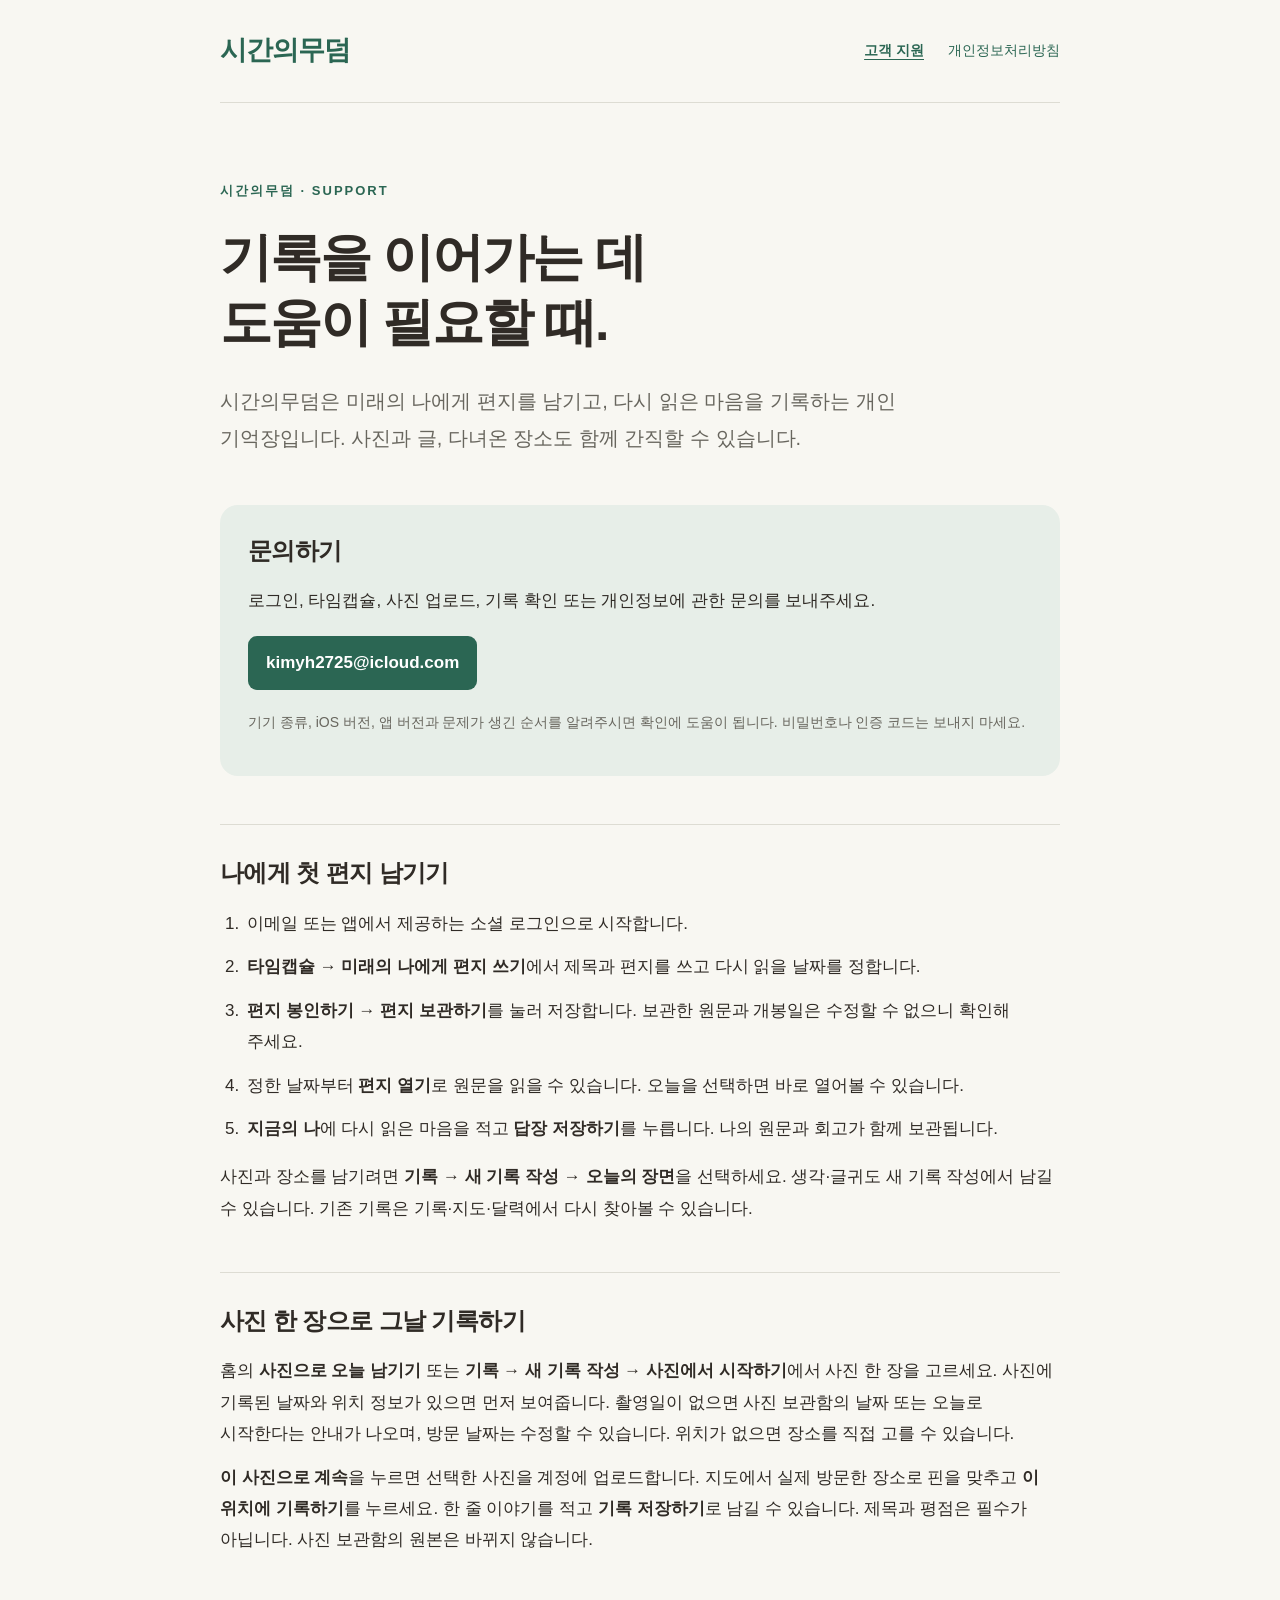
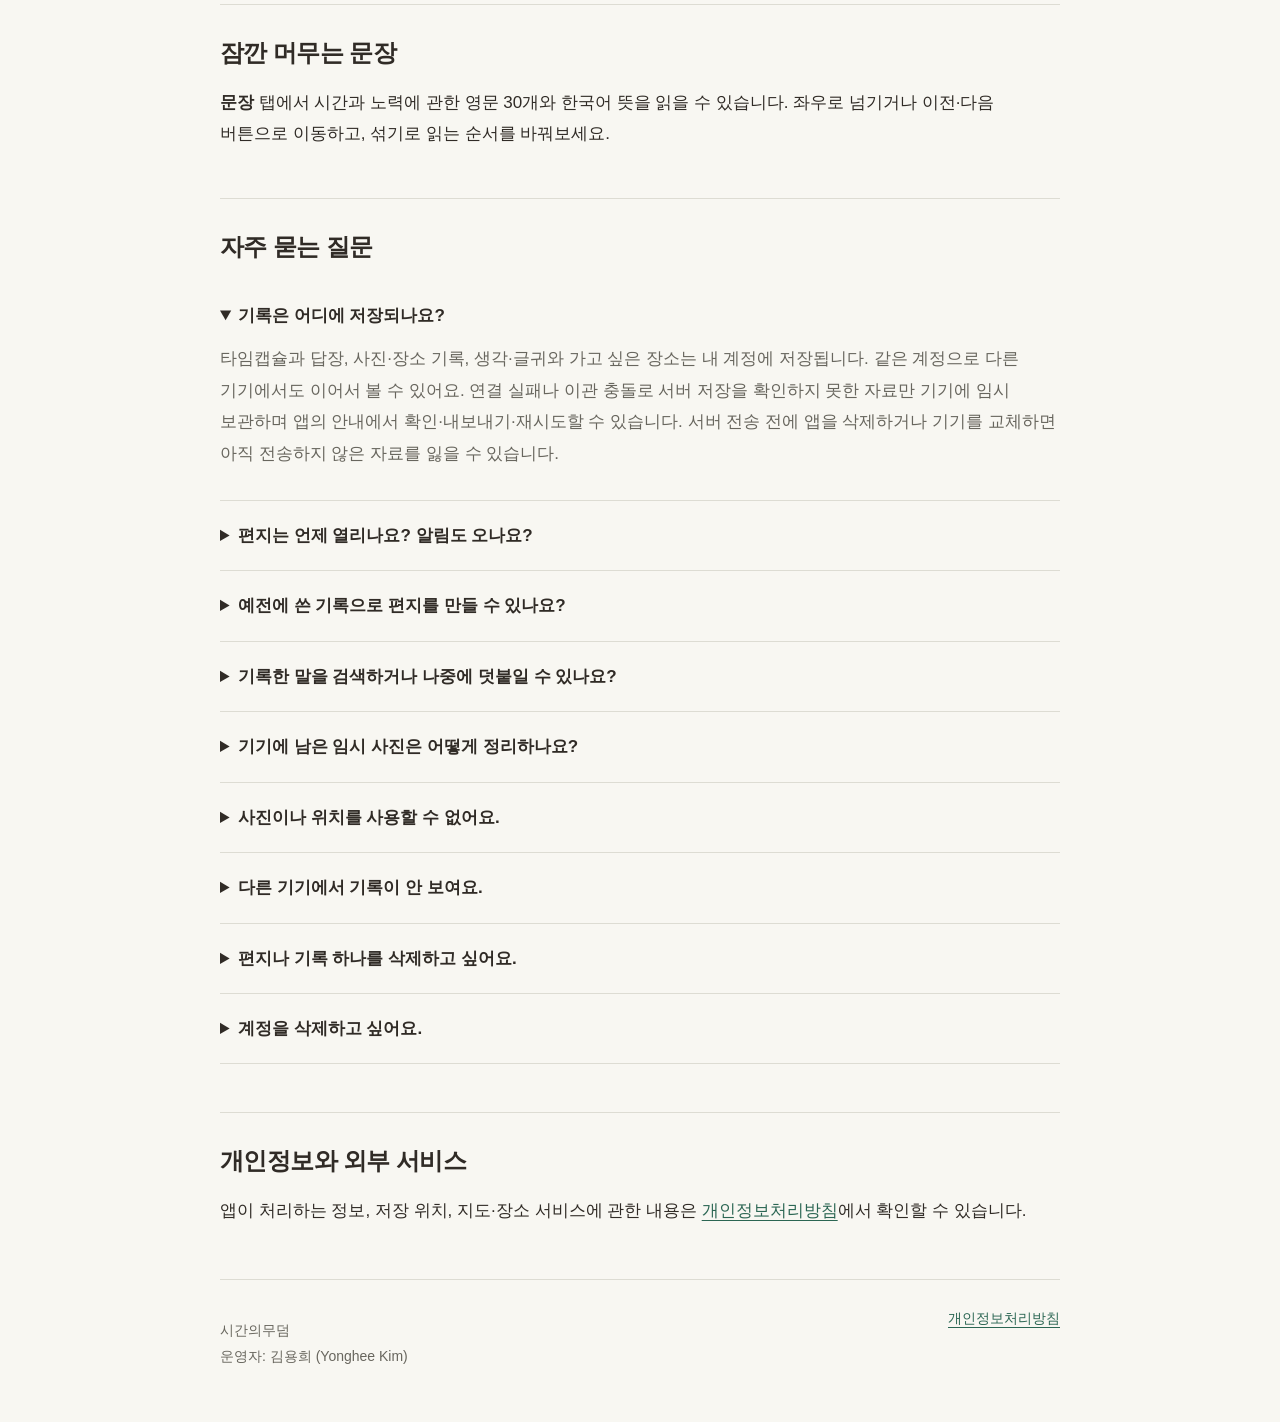
<file: index.html>
<!doctype html>
<html lang="ko">
<head>
  <meta charset="utf-8">
  <meta name="viewport" content="width=device-width, initial-scale=1">
  <meta name="description" content="시간의무덤의 타임캡슐, 개인 기록, 계정과 저장 정보에 관한 사용 안내입니다.">
  <title>시간의무덤 · 고객 지원</title>
  <link rel="stylesheet" href="style.css">
</head>
<body>
  <header><a class="brand" href="./">시간의무덤</a><nav aria-label="주 메뉴"><a href="./" aria-current="page">고객 지원</a><a href="privacy.html">개인정보처리방침</a></nav></header>
  <main>
    <p class="eyebrow">시간의무덤 · SUPPORT</p>
    <h1>기록을 이어가는 데<br>도움이 필요할 때.</h1>
    <p class="lead">시간의무덤은 미래의 나에게 편지를 남기고, 다시 읽은 마음을 기록하는 개인 기억장입니다. 사진과 글, 다녀온 장소도 함께 간직할 수 있습니다.</p>
    <section class="contact"><h2>문의하기</h2><p>로그인, 타임캡슐, 사진 업로드, 기록 확인 또는 개인정보에 관한 문의를 보내주세요.</p><a class="button" href="mailto:kimyh2725@icloud.com">kimyh2725@icloud.com</a><p class="small">기기 종류, iOS 버전, 앱 버전과 문제가 생긴 순서를 알려주시면 확인에 도움이 됩니다. 비밀번호나 인증 코드는 보내지 마세요.</p></section>
    <section><h2>나에게 첫 편지 남기기</h2><ol><li>이메일 또는 앱에서 제공하는 소셜 로그인으로 시작합니다.</li><li><strong>타임캡슐 → 미래의 나에게 편지 쓰기</strong>에서 제목과 편지를 쓰고 다시 읽을 날짜를 정합니다.</li><li><strong>편지 봉인하기 → 편지 보관하기</strong>를 눌러 저장합니다. 보관한 원문과 개봉일은 수정할 수 없으니 확인해 주세요.</li><li>정한 날짜부터 <strong>편지 열기</strong>로 원문을 읽을 수 있습니다. 오늘을 선택하면 바로 열어볼 수 있습니다.</li><li><strong>지금의 나</strong>에 다시 읽은 마음을 적고 <strong>답장 저장하기</strong>를 누릅니다. 나의 원문과 회고가 함께 보관됩니다.</li></ol><p>사진과 장소를 남기려면 <strong>기록 → 새 기록 작성 → 오늘의 장면</strong>을 선택하세요. 생각·글귀도 새 기록 작성에서 남길 수 있습니다. 기존 기록은 기록·지도·달력에서 다시 찾아볼 수 있습니다.</p></section>
    <section><h2>사진 한 장으로 그날 기록하기</h2><p>홈의 <strong>사진으로 오늘 남기기</strong> 또는 <strong>기록 → 새 기록 작성 → 사진에서 시작하기</strong>에서 사진 한 장을 고르세요. 사진에 기록된 날짜와 위치 정보가 있으면 먼저 보여줍니다. 촬영일이 없으면 사진 보관함의 날짜 또는 오늘로 시작한다는 안내가 나오며, 방문 날짜는 수정할 수 있습니다. 위치가 없으면 장소를 직접 고를 수 있습니다.</p><p><strong>이 사진으로 계속</strong>을 누르면 선택한 사진을 계정에 업로드합니다. 지도에서 실제 방문한 장소로 핀을 맞추고 <strong>이 위치에 기록하기</strong>를 누르세요. 한 줄 이야기를 적고 <strong>기록 저장하기</strong>로 남길 수 있습니다. 제목과 평점은 필수가 아닙니다. 사진 보관함의 원본은 바뀌지 않습니다.</p></section>
    <section><h2>잠깐 머무는 문장</h2><p><strong>문장</strong> 탭에서 시간과 노력에 관한 영문 30개와 한국어 뜻을 읽을 수 있습니다. 좌우로 넘기거나 이전·다음 버튼으로 이동하고, 섞기로 읽는 순서를 바꿔보세요.</p></section>
    <section><h2>자주 묻는 질문</h2>
      <details open><summary>기록은 어디에 저장되나요?</summary><p>타임캡슐과 답장, 사진·장소 기록, 생각·글귀와 가고 싶은 장소는 내 계정에 저장됩니다. 같은 계정으로 다른 기기에서도 이어서 볼 수 있어요. 연결 실패나 이관 충돌로 서버 저장을 확인하지 못한 자료만 기기에 임시 보관하며 앱의 안내에서 확인·내보내기·재시도할 수 있습니다. 서버 전송 전에 앱을 삭제하거나 기기를 교체하면 아직 전송하지 않은 자료를 잃을 수 있습니다.</p></details>
      <details><summary>편지는 언제 열리나요? 알림도 오나요?</summary><p>기기에 설정된 날짜가 정한 개봉일이 되면 보관함에서 직접 편지를 열 수 있습니다. 그 전에는 제목과 날짜만 표시하고 본문은 보여주지 않습니다. 자동 알림이나 이메일 발송 기능은 제공하지 않습니다. 개봉일은 다시 읽을 때를 정하는 기능이며, 기기 날짜 변경을 막거나 특정 날짜까지 암호로 잠그는 보안 기능은 아닙니다.</p></details>
      <details><summary>예전에 쓴 기록으로 편지를 만들 수 있나요?</summary><p>타임캡슐의 <strong>남겨둔 기억에서 시작하기</strong>에서 기존 기록을 찾아보세요. 장소 기록 상세의 <strong>이 기억을 미래로 보내기</strong>, 생각·글귀 상세의 <strong>이 글을 미래로 보내기</strong>로 편지 초안을 만들 수 있습니다. 내용을 확인·수정하고 열 날짜를 정한 뒤 보관을 확정합니다. 장소에서 가져온 편지를 열면 <strong>이날의 사진과 장소 보기</strong>로 원래 기록에 돌아갈 수 있습니다. 사진은 원래 기록에 있고 편지로 복사되거나 봉인되지 않습니다. 편지와 원래 기록은 별도로 보관되므로 하나를 삭제해도 다른 하나가 함께 삭제되지는 않습니다. 원래 기록을 삭제했다면 사진·장소 링크는 더 이상 열 수 없습니다.</p></details>
      <details><summary>기록한 말을 검색하거나 나중에 덧붙일 수 있나요?</summary><p><strong>기록</strong>에서 장소 기록의 제목·내용·주소와 생각·글귀의 내용·출처로 검색할 수 있습니다. 장소 기록 상세에서 수정하면 나중에 이야기를 덧붙일 수 있습니다. 장소 이야기의 한도는 6,000자이며, 넘긴 글은 자동으로 자르지 않고 분량을 줄이도록 안내합니다.</p></details>
      <details><summary>기기에 남은 임시 사진은 어떻게 정리하나요?</summary><p>iPhone 앱의 <strong>마이 → 임시 사진 정리</strong>는 사진을 선택·편집하면서 만든 임시 파일을 정리합니다. 휴대폰 사진 보관함의 원본과 계정 서버에 저장된 사진·기록은 삭제하지 않습니다. 화면에 표시된 사진의 모든 캐시나 앱 전체 저장 공간을 비우는 기능은 아닙니다.</p></details>
      <details><summary>사진이나 위치를 사용할 수 없어요.</summary><p>iPhone 설정에서 앱의 사진·위치 접근 권한을 확인해 주세요. 위치 권한을 허용하지 않아도 장소를 검색하거나 지도에서 직접 선택할 수 있습니다. 로그인, 장소 검색과 서버에 저장된 기록 확인에는 인터넷 연결이 필요합니다.</p></details>
      <details><summary>다른 기기에서 기록이 안 보여요.</summary><p>같은 로그인 방식과 계정인지 확인하고 기록 화면을 새로고침해 주세요. Apple의 이메일 가리기 계정은 평소 이메일 계정과 다를 수 있습니다. 예전 기기에만 있는 자료는 그 기기에서 새 앱을 열어 서버 이관을 완료해야 합니다. 전송 대기 안내가 있다면 내용을 확인하고 다시 시도해 주세요.</p></details>
      <details><summary>편지나 기록 하나를 삭제하고 싶어요.</summary><p>타임캡슐 상세의 <strong>편지 삭제</strong>는 계정에 저장한 원문과 답장을 함께 지웁니다. 다른 기기에도 다시 조회할 때 반영됩니다. 장소 기록·생각·글귀는 해당 상세 화면에서, 가고 싶은 장소는 지도 안 목록에서 삭제할 수 있습니다. 구버전의 예전 백업 사본은 계정 삭제 시 함께 정리됩니다.</p></details>
      <details><summary>계정을 삭제하고 싶어요.</summary><p><strong>마이 → 계정 삭제 → 계정 삭제하기 → 영구 삭제</strong>에서 진행합니다. 계정과 프로필, 사진·장소 기록, 북마크, 타임캡슐·답장·예전 백업, 생각·글귀·가고 싶은 장소를 서버에서 삭제하고 요청한 기기의 전송 대기 자료를 정리합니다. 휴대폰 사진 보관함의 원본은 유지됩니다. 다른 기기에 아직 전송하지 않은 예전 자료는 해당 기기에서도 정리해주세요. 처리 중 오류는 앱에서 재시도하거나 문의 이메일로 연락해 주세요.</p></details>
    </section>
    <section><h2>개인정보와 외부 서비스</h2><p>앱이 처리하는 정보, 저장 위치, 지도·장소 서비스에 관한 내용은 <a href="privacy.html">개인정보처리방침</a>에서 확인할 수 있습니다.</p></section>
  </main>
  <footer><p>시간의무덤<br>운영자: 김용희 (Yonghee Kim)</p><a href="privacy.html">개인정보처리방침</a></footer>
</body>
</html>
</file>
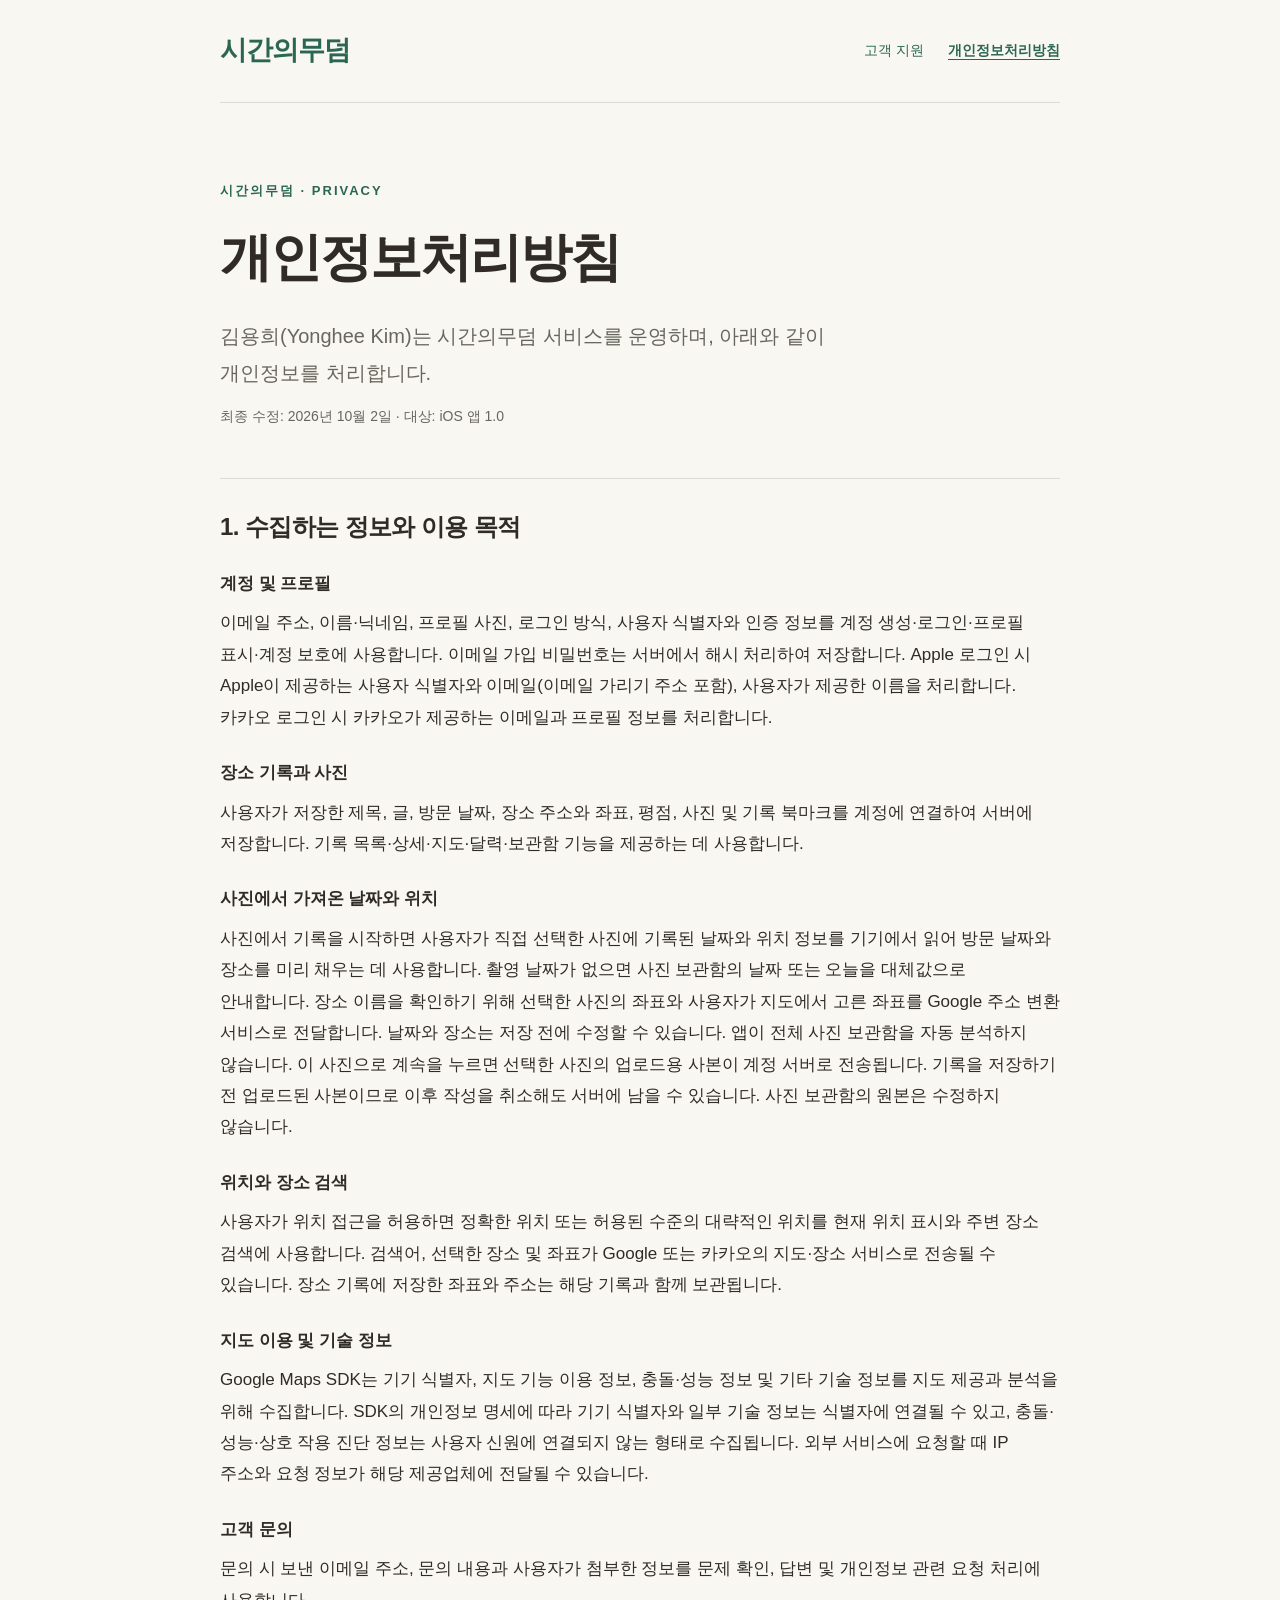
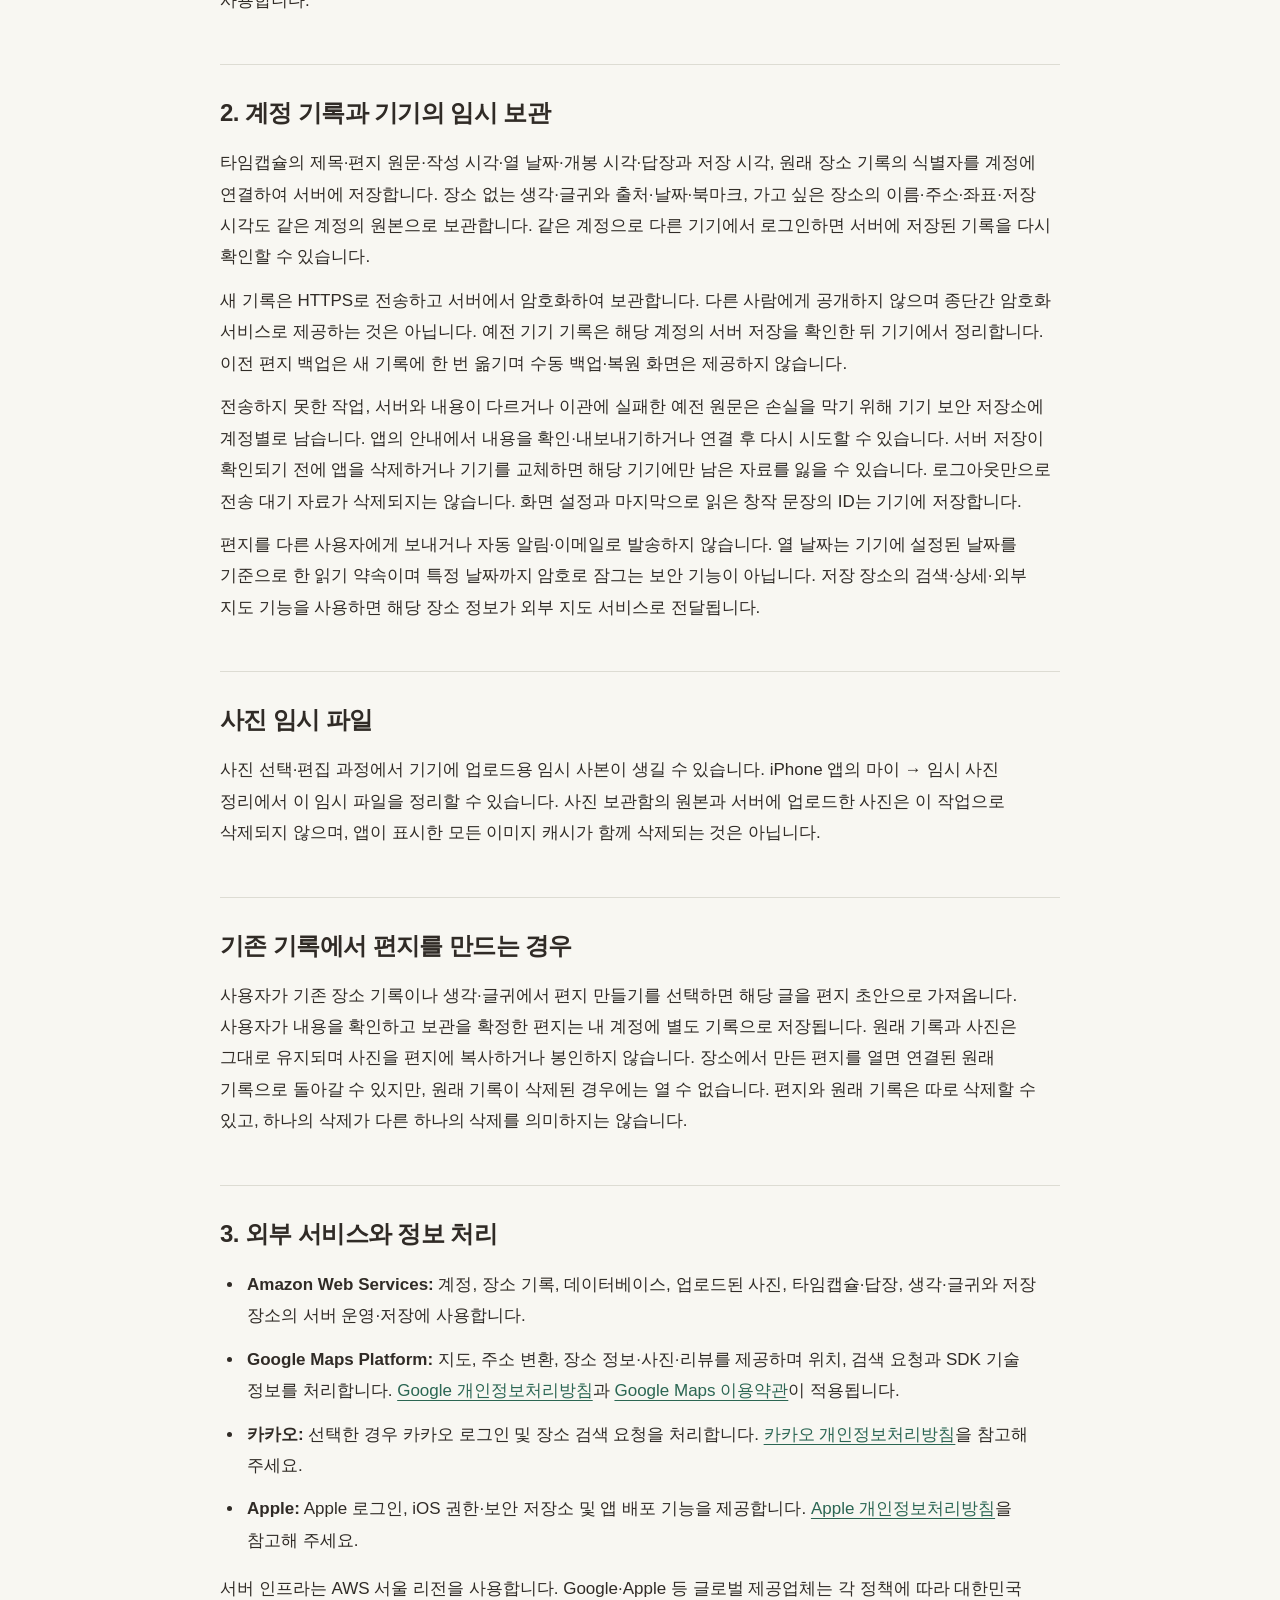
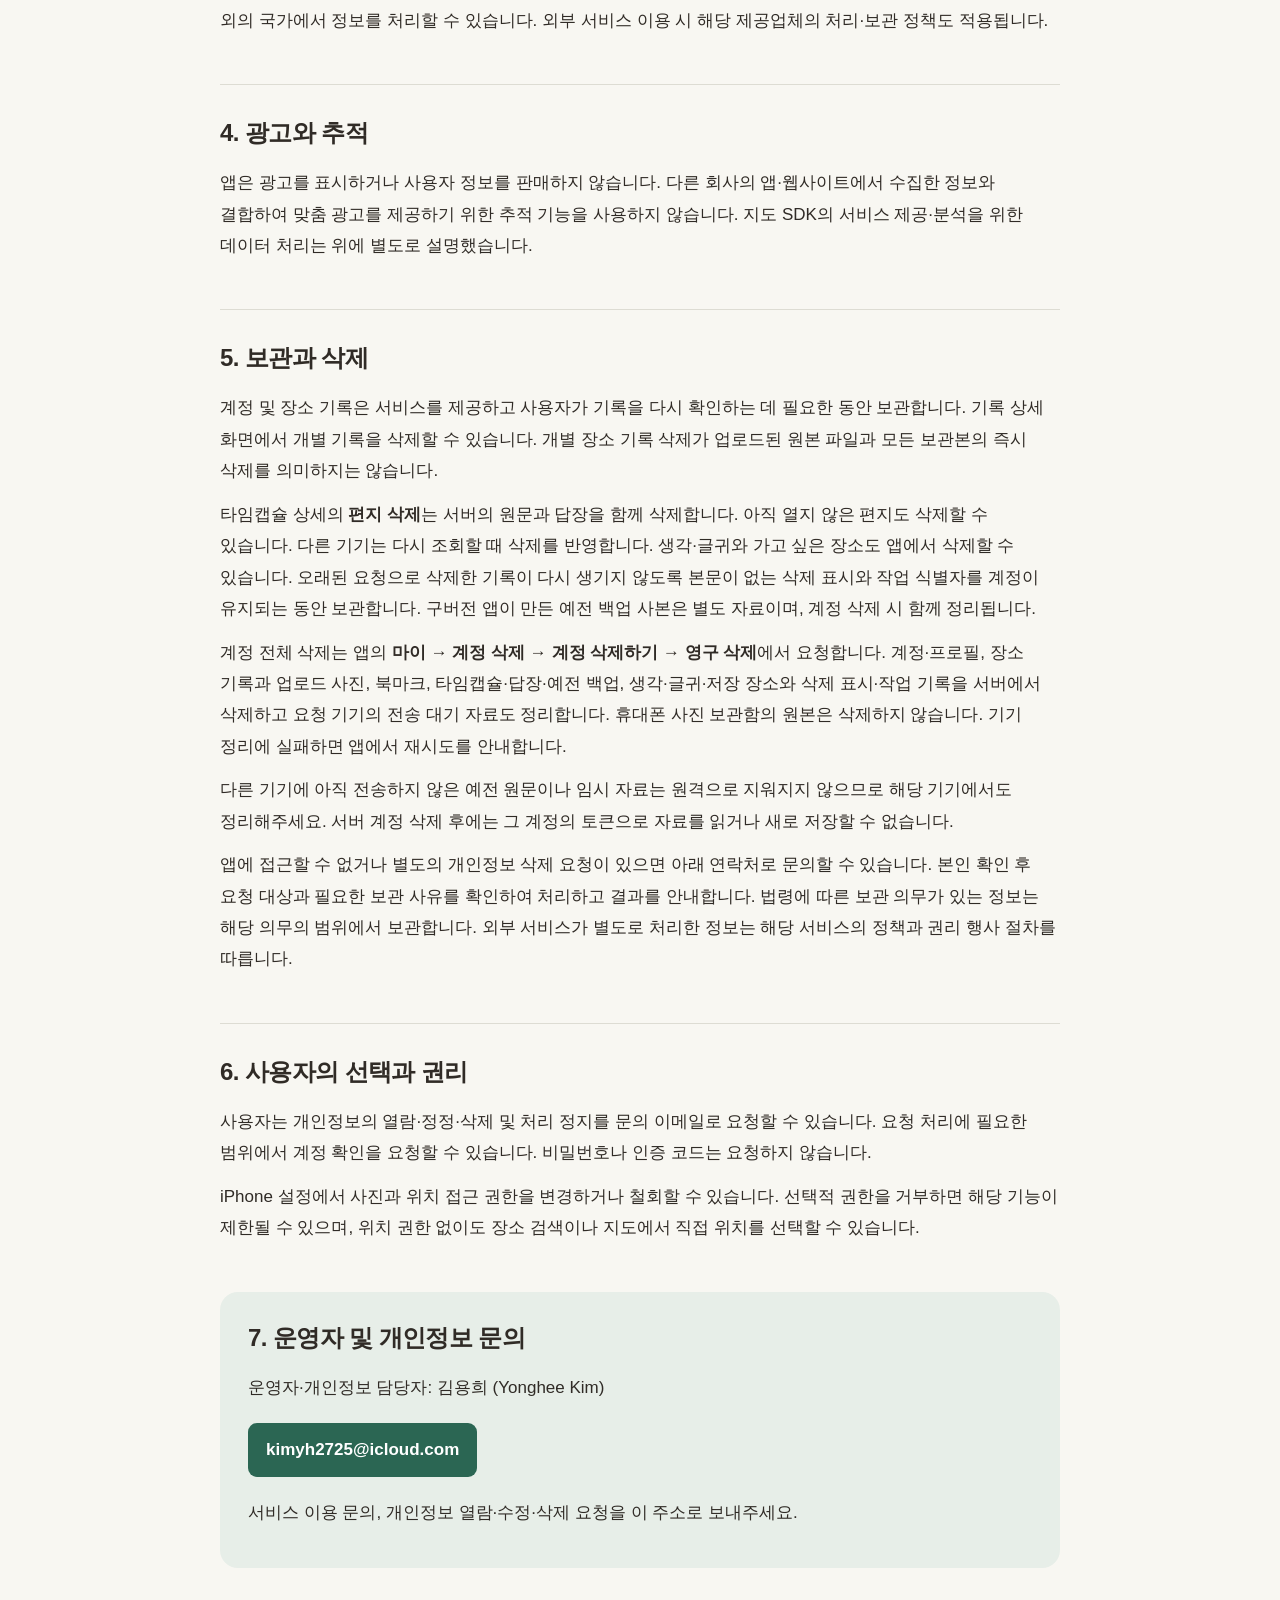
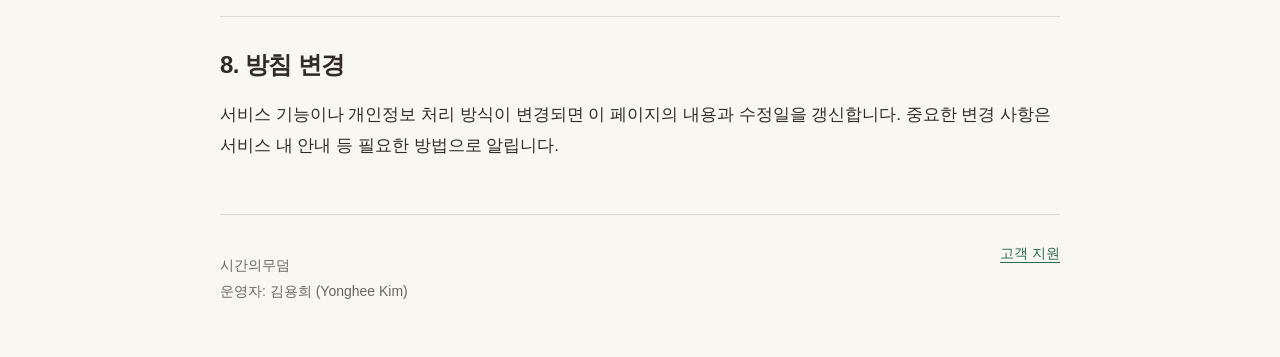
<file: privacy.html>
<!doctype html>
<html lang="ko">
<head>
  <meta charset="utf-8">
  <meta name="viewport" content="width=device-width, initial-scale=1">
  <meta name="description" content="시간의무덤의 개인정보 처리, 계정에 보관하는 편지와 회고, 외부 서비스 및 삭제 방법에 관한 안내입니다.">
  <title>시간의무덤 · 개인정보처리방침</title>
  <link rel="stylesheet" href="style.css">
</head>
<body>
  <header><a class="brand" href="./">시간의무덤</a><nav aria-label="주 메뉴"><a href="./">고객 지원</a><a href="privacy.html" aria-current="page">개인정보처리방침</a></nav></header>
  <main>
    <p class="eyebrow">시간의무덤 · PRIVACY</p><h1>개인정보처리방침</h1>
    <p class="lead">김용희(Yonghee Kim)는 시간의무덤 서비스를 운영하며, 아래와 같이 개인정보를 처리합니다.</p><p class="small">최종 수정: 2026년 10월 2일 · 대상: iOS 앱 1.0</p>
    <section><h2>1. 수집하는 정보와 이용 목적</h2>
      <dl><dt>계정 및 프로필</dt><dd>이메일 주소, 이름·닉네임, 프로필 사진, 로그인 방식, 사용자 식별자와 인증 정보를 계정 생성·로그인·프로필 표시·계정 보호에 사용합니다. 이메일 가입 비밀번호는 서버에서 해시 처리하여 저장합니다. Apple 로그인 시 Apple이 제공하는 사용자 식별자와 이메일(이메일 가리기 주소 포함), 사용자가 제공한 이름을 처리합니다. 카카오 로그인 시 카카오가 제공하는 이메일과 프로필 정보를 처리합니다.</dd>
      <dt>장소 기록과 사진</dt><dd>사용자가 저장한 제목, 글, 방문 날짜, 장소 주소와 좌표, 평점, 사진 및 기록 북마크를 계정에 연결하여 서버에 저장합니다. 기록 목록·상세·지도·달력·보관함 기능을 제공하는 데 사용합니다.</dd>
      <dt>사진에서 가져온 날짜와 위치</dt><dd>사진에서 기록을 시작하면 사용자가 직접 선택한 사진에 기록된 날짜와 위치 정보를 기기에서 읽어 방문 날짜와 장소를 미리 채우는 데 사용합니다. 촬영 날짜가 없으면 사진 보관함의 날짜 또는 오늘을 대체값으로 안내합니다. 장소 이름을 확인하기 위해 선택한 사진의 좌표와 사용자가 지도에서 고른 좌표를 Google 주소 변환 서비스로 전달합니다. 날짜와 장소는 저장 전에 수정할 수 있습니다. 앱이 전체 사진 보관함을 자동 분석하지 않습니다. 이 사진으로 계속을 누르면 선택한 사진의 업로드용 사본이 계정 서버로 전송됩니다. 기록을 저장하기 전 업로드된 사본이므로 이후 작성을 취소해도 서버에 남을 수 있습니다. 사진 보관함의 원본은 수정하지 않습니다.</dd>
      <dt>위치와 장소 검색</dt><dd>사용자가 위치 접근을 허용하면 정확한 위치 또는 허용된 수준의 대략적인 위치를 현재 위치 표시와 주변 장소 검색에 사용합니다. 검색어, 선택한 장소 및 좌표가 Google 또는 카카오의 지도·장소 서비스로 전송될 수 있습니다. 장소 기록에 저장한 좌표와 주소는 해당 기록과 함께 보관됩니다.</dd>
      <dt>지도 이용 및 기술 정보</dt><dd>Google Maps SDK는 기기 식별자, 지도 기능 이용 정보, 충돌·성능 정보 및 기타 기술 정보를 지도 제공과 분석을 위해 수집합니다. SDK의 개인정보 명세에 따라 기기 식별자와 일부 기술 정보는 식별자에 연결될 수 있고, 충돌·성능·상호 작용 진단 정보는 사용자 신원에 연결되지 않는 형태로 수집됩니다. 외부 서비스에 요청할 때 IP 주소와 요청 정보가 해당 제공업체에 전달될 수 있습니다.</dd>
      <dt>고객 문의</dt><dd>문의 시 보낸 이메일 주소, 문의 내용과 사용자가 첨부한 정보를 문제 확인, 답변 및 개인정보 관련 요청 처리에 사용합니다.</dd></dl>
    </section>
    <section><h2>2. 계정 기록과 기기의 임시 보관</h2><p>타임캡슐의 제목·편지 원문·작성 시각·열 날짜·개봉 시각·답장과 저장 시각, 원래 장소 기록의 식별자를 계정에 연결하여 서버에 저장합니다. 장소 없는 생각·글귀와 출처·날짜·북마크, 가고 싶은 장소의 이름·주소·좌표·저장 시각도 같은 계정의 원본으로 보관합니다. 같은 계정으로 다른 기기에서 로그인하면 서버에 저장된 기록을 다시 확인할 수 있습니다.</p><p>새 기록은 HTTPS로 전송하고 서버에서 암호화하여 보관합니다. 다른 사람에게 공개하지 않으며 종단간 암호화 서비스로 제공하는 것은 아닙니다. 예전 기기 기록은 해당 계정의 서버 저장을 확인한 뒤 기기에서 정리합니다. 이전 편지 백업은 새 기록에 한 번 옮기며 수동 백업·복원 화면은 제공하지 않습니다.</p><p>전송하지 못한 작업, 서버와 내용이 다르거나 이관에 실패한 예전 원문은 손실을 막기 위해 기기 보안 저장소에 계정별로 남습니다. 앱의 안내에서 내용을 확인·내보내기하거나 연결 후 다시 시도할 수 있습니다. 서버 저장이 확인되기 전에 앱을 삭제하거나 기기를 교체하면 해당 기기에만 남은 자료를 잃을 수 있습니다. 로그아웃만으로 전송 대기 자료가 삭제되지는 않습니다. 화면 설정과 마지막으로 읽은 창작 문장의 ID는 기기에 저장합니다.</p><p>편지를 다른 사용자에게 보내거나 자동 알림·이메일로 발송하지 않습니다. 열 날짜는 기기에 설정된 날짜를 기준으로 한 읽기 약속이며 특정 날짜까지 암호로 잠그는 보안 기능이 아닙니다. 저장 장소의 검색·상세·외부 지도 기능을 사용하면 해당 장소 정보가 외부 지도 서비스로 전달됩니다.</p></section>
    <section><h2>사진 임시 파일</h2><p>사진 선택·편집 과정에서 기기에 업로드용 임시 사본이 생길 수 있습니다. iPhone 앱의 마이 → 임시 사진 정리에서 이 임시 파일을 정리할 수 있습니다. 사진 보관함의 원본과 서버에 업로드한 사진은 이 작업으로 삭제되지 않으며, 앱이 표시한 모든 이미지 캐시가 함께 삭제되는 것은 아닙니다.</p></section>
    <section><h2>기존 기록에서 편지를 만드는 경우</h2><p>사용자가 기존 장소 기록이나 생각·글귀에서 편지 만들기를 선택하면 해당 글을 편지 초안으로 가져옵니다. 사용자가 내용을 확인하고 보관을 확정한 편지는 내 계정에 별도 기록으로 저장됩니다. 원래 기록과 사진은 그대로 유지되며 사진을 편지에 복사하거나 봉인하지 않습니다. 장소에서 만든 편지를 열면 연결된 원래 기록으로 돌아갈 수 있지만, 원래 기록이 삭제된 경우에는 열 수 없습니다. 편지와 원래 기록은 따로 삭제할 수 있고, 하나의 삭제가 다른 하나의 삭제를 의미하지는 않습니다.</p></section>
    <section><h2>3. 외부 서비스와 정보 처리</h2><ul>
      <li><strong>Amazon Web Services:</strong> 계정, 장소 기록, 데이터베이스, 업로드된 사진, 타임캡슐·답장, 생각·글귀와 저장 장소의 서버 운영·저장에 사용합니다.</li>
      <li><strong>Google Maps Platform:</strong> 지도, 주소 변환, 장소 정보·사진·리뷰를 제공하며 위치, 검색 요청과 SDK 기술 정보를 처리합니다. <a href="https://policies.google.com/privacy">Google 개인정보처리방침</a>과 <a href="https://www.google.com/help/terms_maps/">Google Maps 이용약관</a>이 적용됩니다.</li>
      <li><strong>카카오:</strong> 선택한 경우 카카오 로그인 및 장소 검색 요청을 처리합니다. <a href="https://www.kakao.com/policy/privacy">카카오 개인정보처리방침</a>을 참고해 주세요.</li>
      <li><strong>Apple:</strong> Apple 로그인, iOS 권한·보안 저장소 및 앱 배포 기능을 제공합니다. <a href="https://www.apple.com/legal/privacy/">Apple 개인정보처리방침</a>을 참고해 주세요.</li>
    </ul><p>서버 인프라는 AWS 서울 리전을 사용합니다. Google·Apple 등 글로벌 제공업체는 각 정책에 따라 대한민국 외의 국가에서 정보를 처리할 수 있습니다. 외부 서비스 이용 시 해당 제공업체의 처리·보관 정책도 적용됩니다.</p></section>
    <section><h2>4. 광고와 추적</h2><p>앱은 광고를 표시하거나 사용자 정보를 판매하지 않습니다. 다른 회사의 앱·웹사이트에서 수집한 정보와 결합하여 맞춤 광고를 제공하기 위한 추적 기능을 사용하지 않습니다. 지도 SDK의 서비스 제공·분석을 위한 데이터 처리는 위에 별도로 설명했습니다.</p></section>
    <section><h2>5. 보관과 삭제</h2><p>계정 및 장소 기록은 서비스를 제공하고 사용자가 기록을 다시 확인하는 데 필요한 동안 보관합니다. 기록 상세 화면에서 개별 기록을 삭제할 수 있습니다. 개별 장소 기록 삭제가 업로드된 원본 파일과 모든 보관본의 즉시 삭제를 의미하지는 않습니다.</p><p>타임캡슐 상세의 <strong>편지 삭제</strong>는 서버의 원문과 답장을 함께 삭제합니다. 아직 열지 않은 편지도 삭제할 수 있습니다. 다른 기기는 다시 조회할 때 삭제를 반영합니다. 생각·글귀와 가고 싶은 장소도 앱에서 삭제할 수 있습니다. 오래된 요청으로 삭제한 기록이 다시 생기지 않도록 본문이 없는 삭제 표시와 작업 식별자를 계정이 유지되는 동안 보관합니다. 구버전 앱이 만든 예전 백업 사본은 별도 자료이며, 계정 삭제 시 함께 정리됩니다.</p><p>계정 전체 삭제는 앱의 <strong>마이 → 계정 삭제 → 계정 삭제하기 → 영구 삭제</strong>에서 요청합니다. 계정·프로필, 장소 기록과 업로드 사진, 북마크, 타임캡슐·답장·예전 백업, 생각·글귀·저장 장소와 삭제 표시·작업 기록을 서버에서 삭제하고 요청 기기의 전송 대기 자료도 정리합니다. 휴대폰 사진 보관함의 원본은 삭제하지 않습니다. 기기 정리에 실패하면 앱에서 재시도를 안내합니다.</p><p>다른 기기에 아직 전송하지 않은 예전 원문이나 임시 자료는 원격으로 지워지지 않으므로 해당 기기에서도 정리해주세요. 서버 계정 삭제 후에는 그 계정의 토큰으로 자료를 읽거나 새로 저장할 수 없습니다.</p><p>앱에 접근할 수 없거나 별도의 개인정보 삭제 요청이 있으면 아래 연락처로 문의할 수 있습니다. 본인 확인 후 요청 대상과 필요한 보관 사유를 확인하여 처리하고 결과를 안내합니다. 법령에 따른 보관 의무가 있는 정보는 해당 의무의 범위에서 보관합니다. 외부 서비스가 별도로 처리한 정보는 해당 서비스의 정책과 권리 행사 절차를 따릅니다.</p></section>
    <section><h2>6. 사용자의 선택과 권리</h2><p>사용자는 개인정보의 열람·정정·삭제 및 처리 정지를 문의 이메일로 요청할 수 있습니다. 요청 처리에 필요한 범위에서 계정 확인을 요청할 수 있습니다. 비밀번호나 인증 코드는 요청하지 않습니다.</p><p>iPhone 설정에서 사진과 위치 접근 권한을 변경하거나 철회할 수 있습니다. 선택적 권한을 거부하면 해당 기능이 제한될 수 있으며, 위치 권한 없이도 장소 검색이나 지도에서 직접 위치를 선택할 수 있습니다.</p></section>
    <section class="contact"><h2>7. 운영자 및 개인정보 문의</h2><p>운영자·개인정보 담당자: 김용희 (Yonghee Kim)</p><a class="button" href="mailto:kimyh2725@icloud.com">kimyh2725@icloud.com</a><p>서비스 이용 문의, 개인정보 열람·수정·삭제 요청을 이 주소로 보내주세요.</p></section>
    <section><h2>8. 방침 변경</h2><p>서비스 기능이나 개인정보 처리 방식이 변경되면 이 페이지의 내용과 수정일을 갱신합니다. 중요한 변경 사항은 서비스 내 안내 등 필요한 방법으로 알립니다.</p></section>
  </main>
  <footer><p>시간의무덤<br>운영자: 김용희 (Yonghee Kim)</p><a href="./">고객 지원</a></footer>
</body>
</html>
</file>
<file: style.css>
:root{color-scheme:light;--paper:#f8f7f2;--ink:#302b26;--green:#2b6653;--line:#dddcd3;--muted:#68665e}
*{box-sizing:border-box}html{scroll-behavior:smooth}body{margin:0;background:var(--paper);color:var(--ink);font:17px/1.85 -apple-system,BlinkMacSystemFont,"Apple SD Gothic Neo","Noto Sans KR",sans-serif;word-break:keep-all;overflow-wrap:anywhere}
header,main,footer{width:min(840px,calc(100% - 48px));margin:auto}header{padding:26px 0;display:flex;align-items:center;justify-content:space-between;gap:20px;border-bottom:1px solid var(--line)}a{color:var(--green);text-underline-offset:4px}.brand{font-size:27px;font-weight:800;text-decoration:none;letter-spacing:-1px}nav{display:flex;gap:24px;font-size:14px}nav a{text-decoration:none}nav a[aria-current]{font-weight:700;text-decoration:underline}main{padding:64px 0 40px}.eyebrow{font-size:13px;font-weight:700;letter-spacing:2px;color:var(--green)}h1{font-size:clamp(34px,6vw,52px);line-height:1.25;letter-spacing:-2px;margin:22px 0 28px}h2{font-size:24px;line-height:1.5;letter-spacing:-.6px;margin:0 0 16px}p{margin:12px 0}.lead{font-size:20px;color:var(--muted);max-width:700px}.small{font-size:14px;color:var(--muted)}section{margin-top:48px;padding-top:30px;border-top:1px solid var(--line)}.contact{background:#e7eee8;padding:28px;border:0;border-radius:18px}.button{display:inline-block;background:var(--green);color:#fff;padding:11px 18px;border-radius:9px;font-weight:600;text-decoration:none;margin:8px 0}a:focus-visible,summary:focus-visible{outline:3px solid var(--green);outline-offset:5px}ul,ol{padding-left:24px}li{padding-left:3px;margin:12px 0}details{padding:19px 0;border-bottom:1px solid var(--line)}summary{font-weight:600;cursor:pointer}details p{color:var(--muted)}dt{font-weight:700;margin-top:23px}dd{margin:8px 0 24px}footer{display:flex;justify-content:space-between;gap:24px;border-top:1px solid var(--line);padding:26px 0 40px;font-size:14px;color:var(--muted)}@media(max-width:520px){header,main,footer{width:calc(100% - 36px)}header{align-items:flex-start}nav{gap:12px;flex-wrap:wrap;justify-content:flex-end;max-width:215px}main{padding-top:40px}.contact{padding:22px}footer{flex-direction:column;gap:8px}.lead{font-size:18px}}@media(prefers-reduced-motion:reduce){html{scroll-behavior:auto}}
</file>
